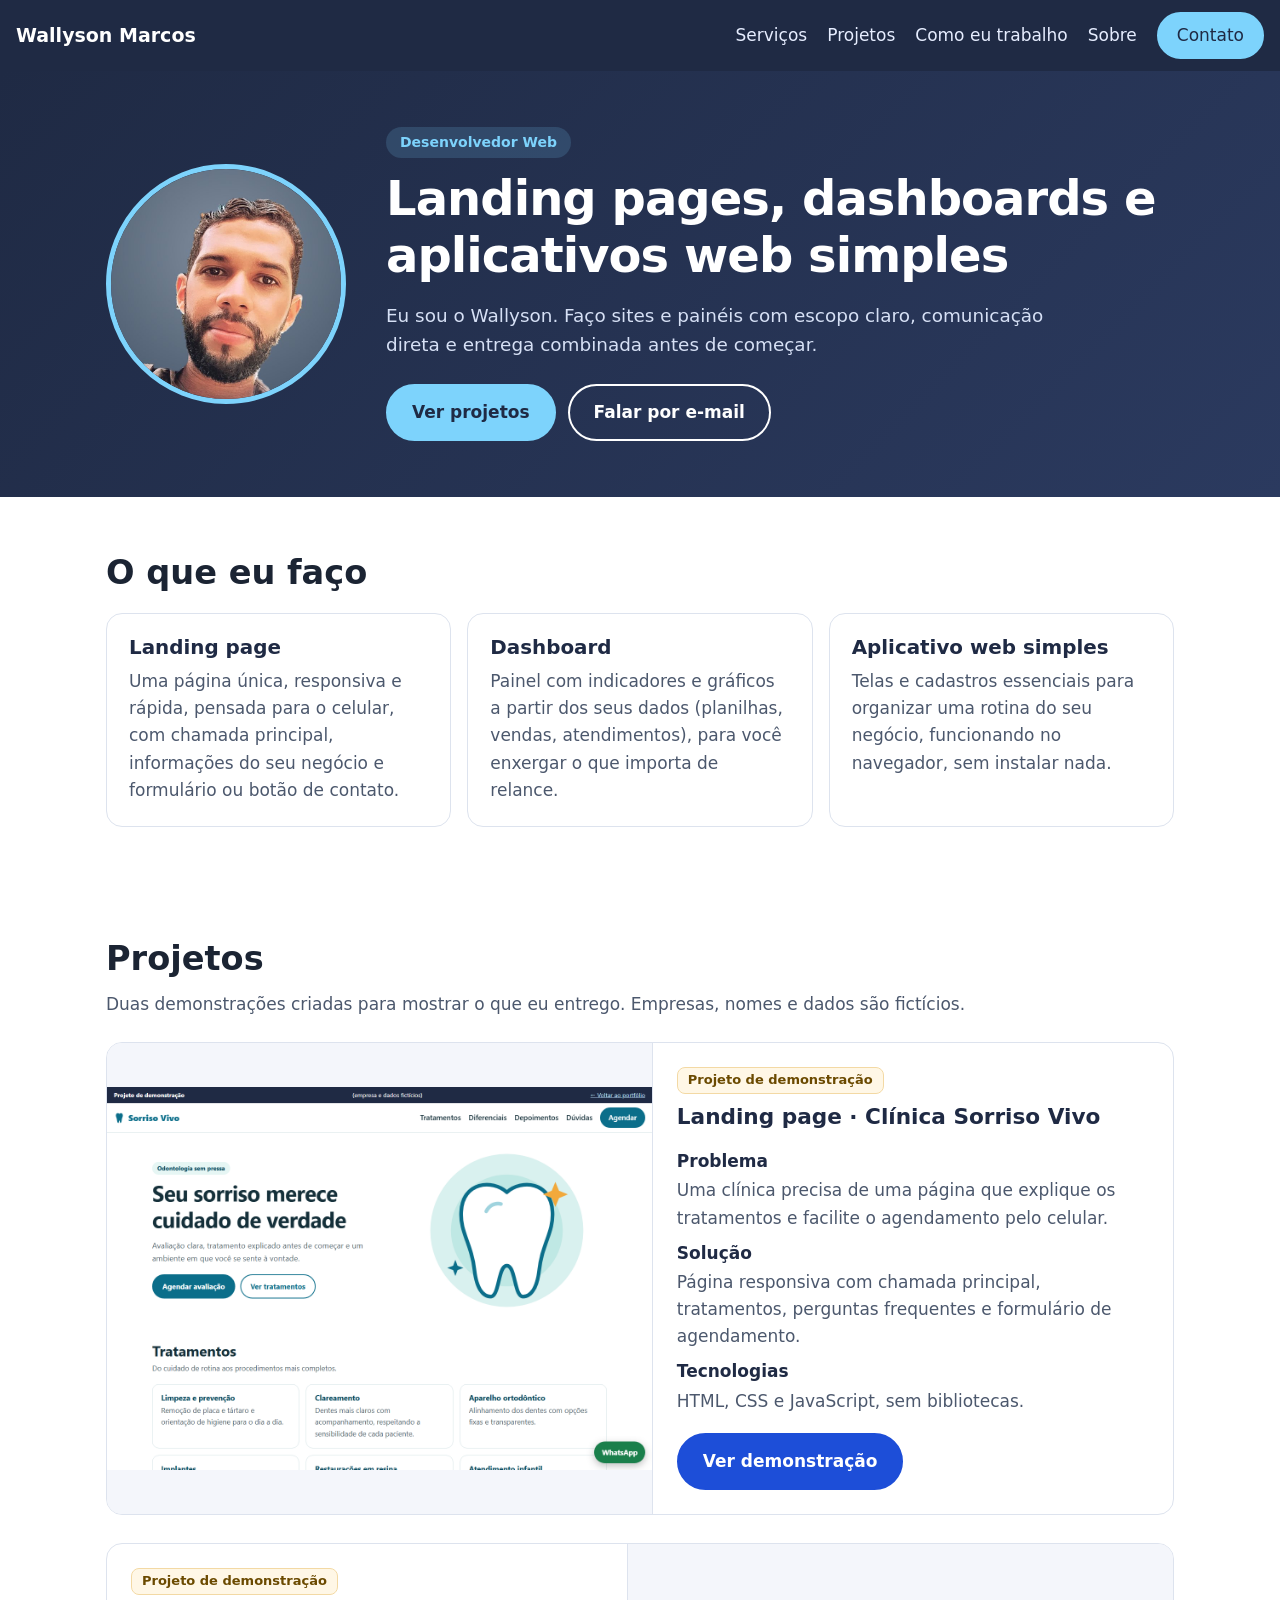
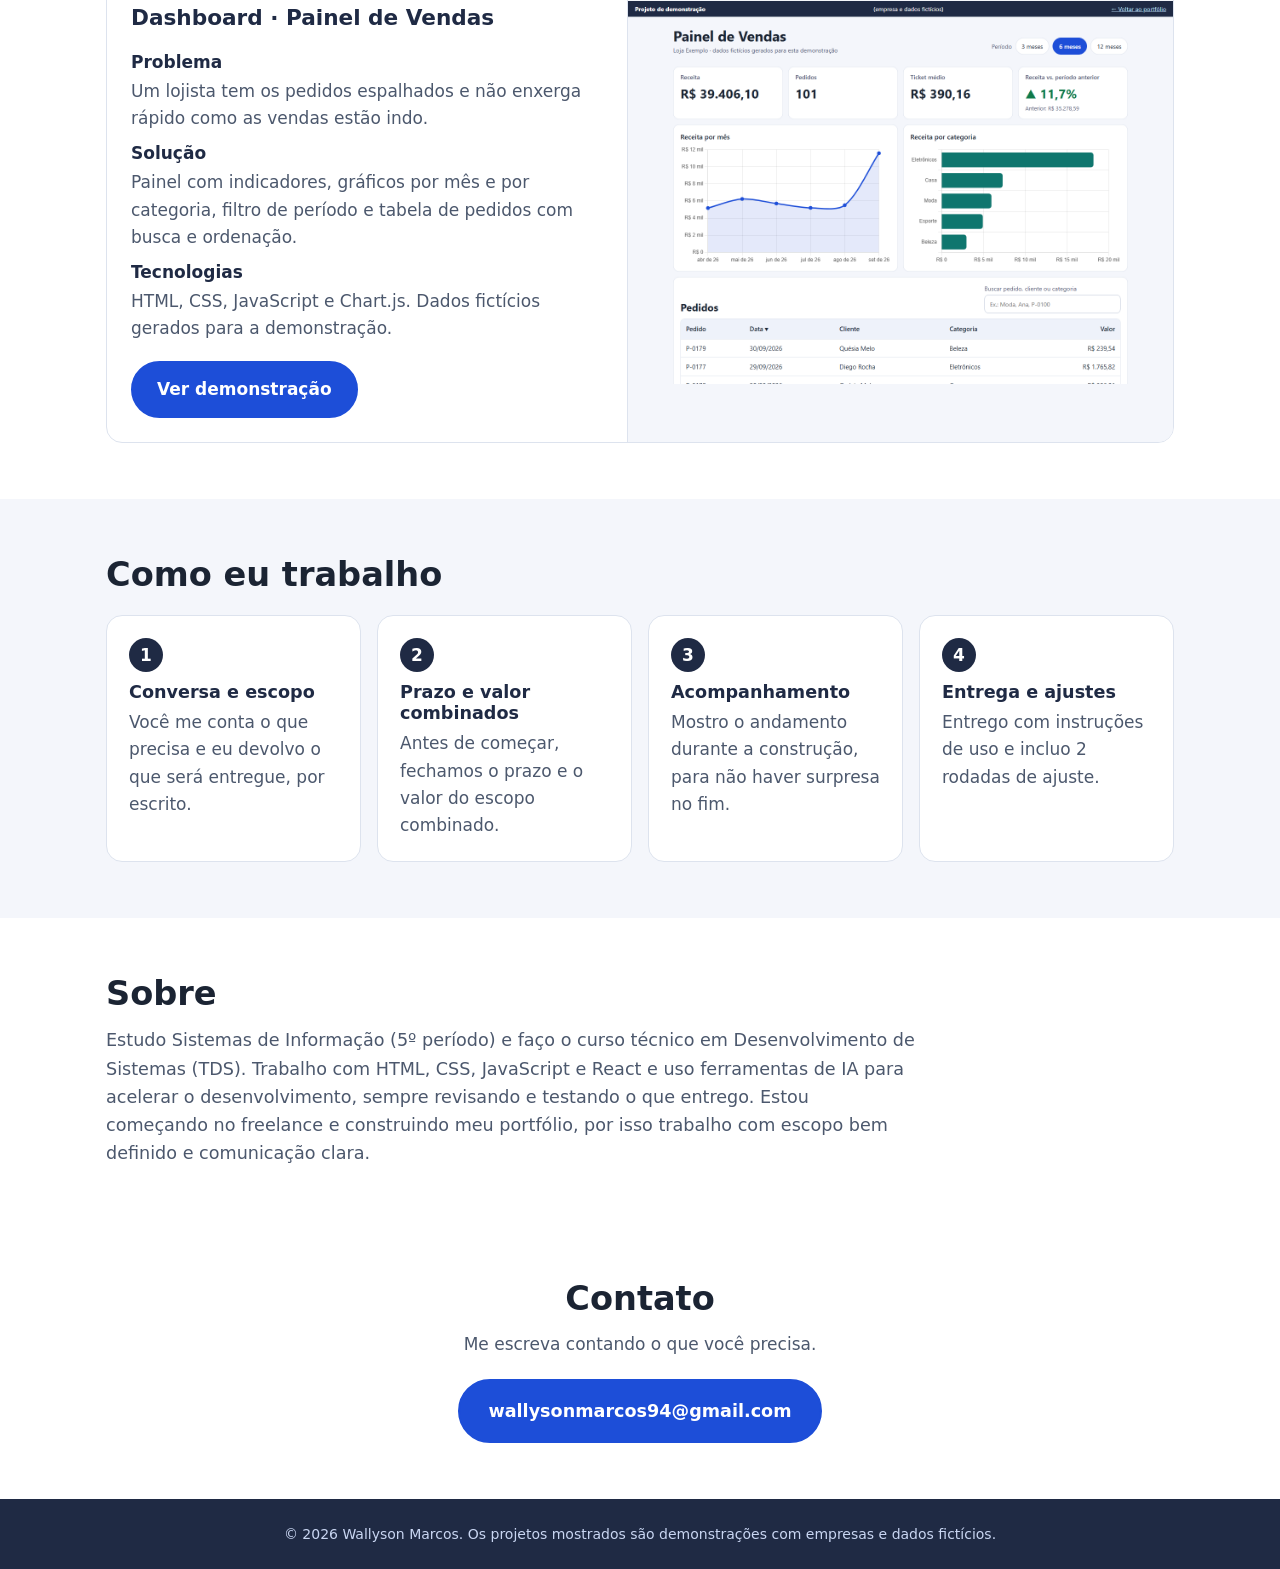
<file: index.html>
<!doctype html>
<html lang="pt-BR">
<head>
  <meta charset="utf-8">
  <meta name="viewport" content="width=device-width, initial-scale=1">
  <title>Wallyson Marcos · Desenvolvedor Web</title>
  <meta name="description" content="Portfólio de Wallyson Marcos: landing pages, dashboards e aplicativos web simples, com escopo claro e comunicação direta.">
  <meta name="theme-color" content="#1f2a44">
  <link rel="canonical" href="https://wallyson94.github.io/">
  <meta property="og:type" content="website">
  <meta property="og:locale" content="pt_BR">
  <meta property="og:title" content="Wallyson Marcos · Desenvolvedor Web">
  <meta property="og:description" content="Landing pages, dashboards e aplicativos web simples, com escopo claro e comunicação direta.">
  <meta property="og:url" content="https://wallyson94.github.io/">
  <meta property="og:image" content="https://wallyson94.github.io/assets/img/og.png">
  <meta name="twitter:card" content="summary_large_image">
  <link rel="icon" href="assets/img/favicon.svg" type="image/svg+xml">
  <link rel="stylesheet" href="assets/css/site.css">
</head>
<body>
  <a class="pular" href="#conteudo">Ir para o conteúdo</a>

  <header class="topo">
    <a class="marca" href="#inicio">Wallyson Marcos</a>
    <button class="menu-btn" type="button" aria-expanded="false" aria-controls="menu">Menu</button>
    <nav id="menu" class="menu" aria-label="Principal">
      <a href="#servicos">Serviços</a>
      <a href="#projetos">Projetos</a>
      <a href="#processo">Como eu trabalho</a>
      <a href="#sobre">Sobre</a>
      <a class="btn btn-pequeno" href="#contato">Contato</a>
    </nav>
  </header>

  <main id="conteudo">
    <section class="hero" id="inicio">
      <img class="foto" src="assets/img/wallyson.jpg" width="320" height="320" alt="Foto de Wallyson Marcos">
      <div class="hero-texto">
        <p class="selo">Desenvolvedor Web</p>
        <h1>Landing pages, dashboards e aplicativos web simples</h1>
        <p class="lead">Eu sou o Wallyson. Faço sites e painéis com escopo claro, comunicação direta e entrega combinada antes de começar.</p>
        <div class="acoes">
          <a class="btn" href="#projetos">Ver projetos</a>
          <a class="btn btn-claro" href="mailto:wallysonmarcos94@gmail.com">Falar por e-mail</a>
        </div>
      </div>
    </section>

    <section class="secao" id="servicos" aria-labelledby="t-serv">
      <h2 id="t-serv">O que eu faço</h2>
      <ul class="cards tres">
        <li class="card">
          <h3>Landing page</h3>
          <p>Uma página única, responsiva e rápida, pensada para o celular, com chamada principal, informações do seu negócio e formulário ou botão de contato.</p>
        </li>
        <li class="card">
          <h3>Dashboard</h3>
          <p>Painel com indicadores e gráficos a partir dos seus dados (planilhas, vendas, atendimentos), para você enxergar o que importa de relance.</p>
        </li>
        <li class="card">
          <h3>Aplicativo web simples</h3>
          <p>Telas e cadastros essenciais para organizar uma rotina do seu negócio, funcionando no navegador, sem instalar nada.</p>
        </li>
      </ul>
    </section>

    <section class="secao" id="projetos" aria-labelledby="t-proj">
      <h2 id="t-proj">Projetos</h2>
      <p class="intro">Duas demonstrações criadas para mostrar o que eu entrego. Empresas, nomes e dados são fictícios.</p>
      <div class="projetos">
        <article class="projeto">
          <a href="demos/clinica/" class="projeto-img" aria-label="Abrir a demonstração da landing page da clínica">
            <img src="capturas/clinica-desktop.png" width="1280" height="900" loading="lazy" alt="Captura da landing page da Clínica Sorriso Vivo, com título, botões de agendamento e ilustração de um dente">
          </a>
          <div class="projeto-corpo">
            <p class="etiqueta">Projeto de demonstração</p>
            <h3>Landing page · Clínica Sorriso Vivo</h3>
            <dl>
              <dt>Problema</dt>
              <dd>Uma clínica precisa de uma página que explique os tratamentos e facilite o agendamento pelo celular.</dd>
              <dt>Solução</dt>
              <dd>Página responsiva com chamada principal, tratamentos, perguntas frequentes e formulário de agendamento.</dd>
              <dt>Tecnologias</dt>
              <dd>HTML, CSS e JavaScript, sem bibliotecas.</dd>
            </dl>
            <a class="btn" href="demos/clinica/">Ver demonstração</a>
          </div>
        </article>

        <article class="projeto">
          <a href="demos/painel/" class="projeto-img" aria-label="Abrir a demonstração do dashboard de vendas">
            <img src="capturas/painel-desktop.png" width="1280" height="900" loading="lazy" alt="Captura do Painel de Vendas, com indicadores de receita e pedidos, gráfico de linha por mês e gráfico de barras por categoria">
          </a>
          <div class="projeto-corpo">
            <p class="etiqueta">Projeto de demonstração</p>
            <h3>Dashboard · Painel de Vendas</h3>
            <dl>
              <dt>Problema</dt>
              <dd>Um lojista tem os pedidos espalhados e não enxerga rápido como as vendas estão indo.</dd>
              <dt>Solução</dt>
              <dd>Painel com indicadores, gráficos por mês e por categoria, filtro de período e tabela de pedidos com busca e ordenação.</dd>
              <dt>Tecnologias</dt>
              <dd>HTML, CSS, JavaScript e Chart.js. Dados fictícios gerados para a demonstração.</dd>
            </dl>
            <a class="btn" href="demos/painel/">Ver demonstração</a>
          </div>
        </article>
      </div>
    </section>

    <section class="secao faixa-clara" id="processo" aria-labelledby="t-proc">
      <h2 id="t-proc">Como eu trabalho</h2>
      <ol class="passos">
        <li><h3>Conversa e escopo</h3><p>Você me conta o que precisa e eu devolvo o que será entregue, por escrito.</p></li>
        <li><h3>Prazo e valor combinados</h3><p>Antes de começar, fechamos o prazo e o valor do escopo combinado.</p></li>
        <li><h3>Acompanhamento</h3><p>Mostro o andamento durante a construção, para não haver surpresa no fim.</p></li>
        <li><h3>Entrega e ajustes</h3><p>Entrego com instruções de uso e incluo 2 rodadas de ajuste.</p></li>
      </ol>
    </section>

    <section class="secao" id="sobre" aria-labelledby="t-sobre">
      <h2 id="t-sobre">Sobre</h2>
      <p class="sobre">Estudo Sistemas de Informação (5º período) e faço o curso técnico em Desenvolvimento de Sistemas (TDS). Trabalho com HTML, CSS, JavaScript e React e uso ferramentas de IA para acelerar o desenvolvimento, sempre revisando e testando o que entrego. Estou começando no freelance e construindo meu portfólio, por isso trabalho com escopo bem definido e comunicação clara.</p>
    </section>

    <section class="secao contato" id="contato" aria-labelledby="t-cont">
      <h2 id="t-cont">Contato</h2>
      <p class="intro">Me escreva contando o que você precisa.</p>
      <a class="btn btn-grande" href="mailto:wallysonmarcos94@gmail.com">wallysonmarcos94@gmail.com</a>
    </section>
  </main>

  <footer class="rodape">
    <p>© 2026 Wallyson Marcos. Os projetos mostrados são demonstrações com empresas e dados fictícios.</p>
  </footer>

  <script src="assets/js/site.js"></script>
</body>
</html>
</file>
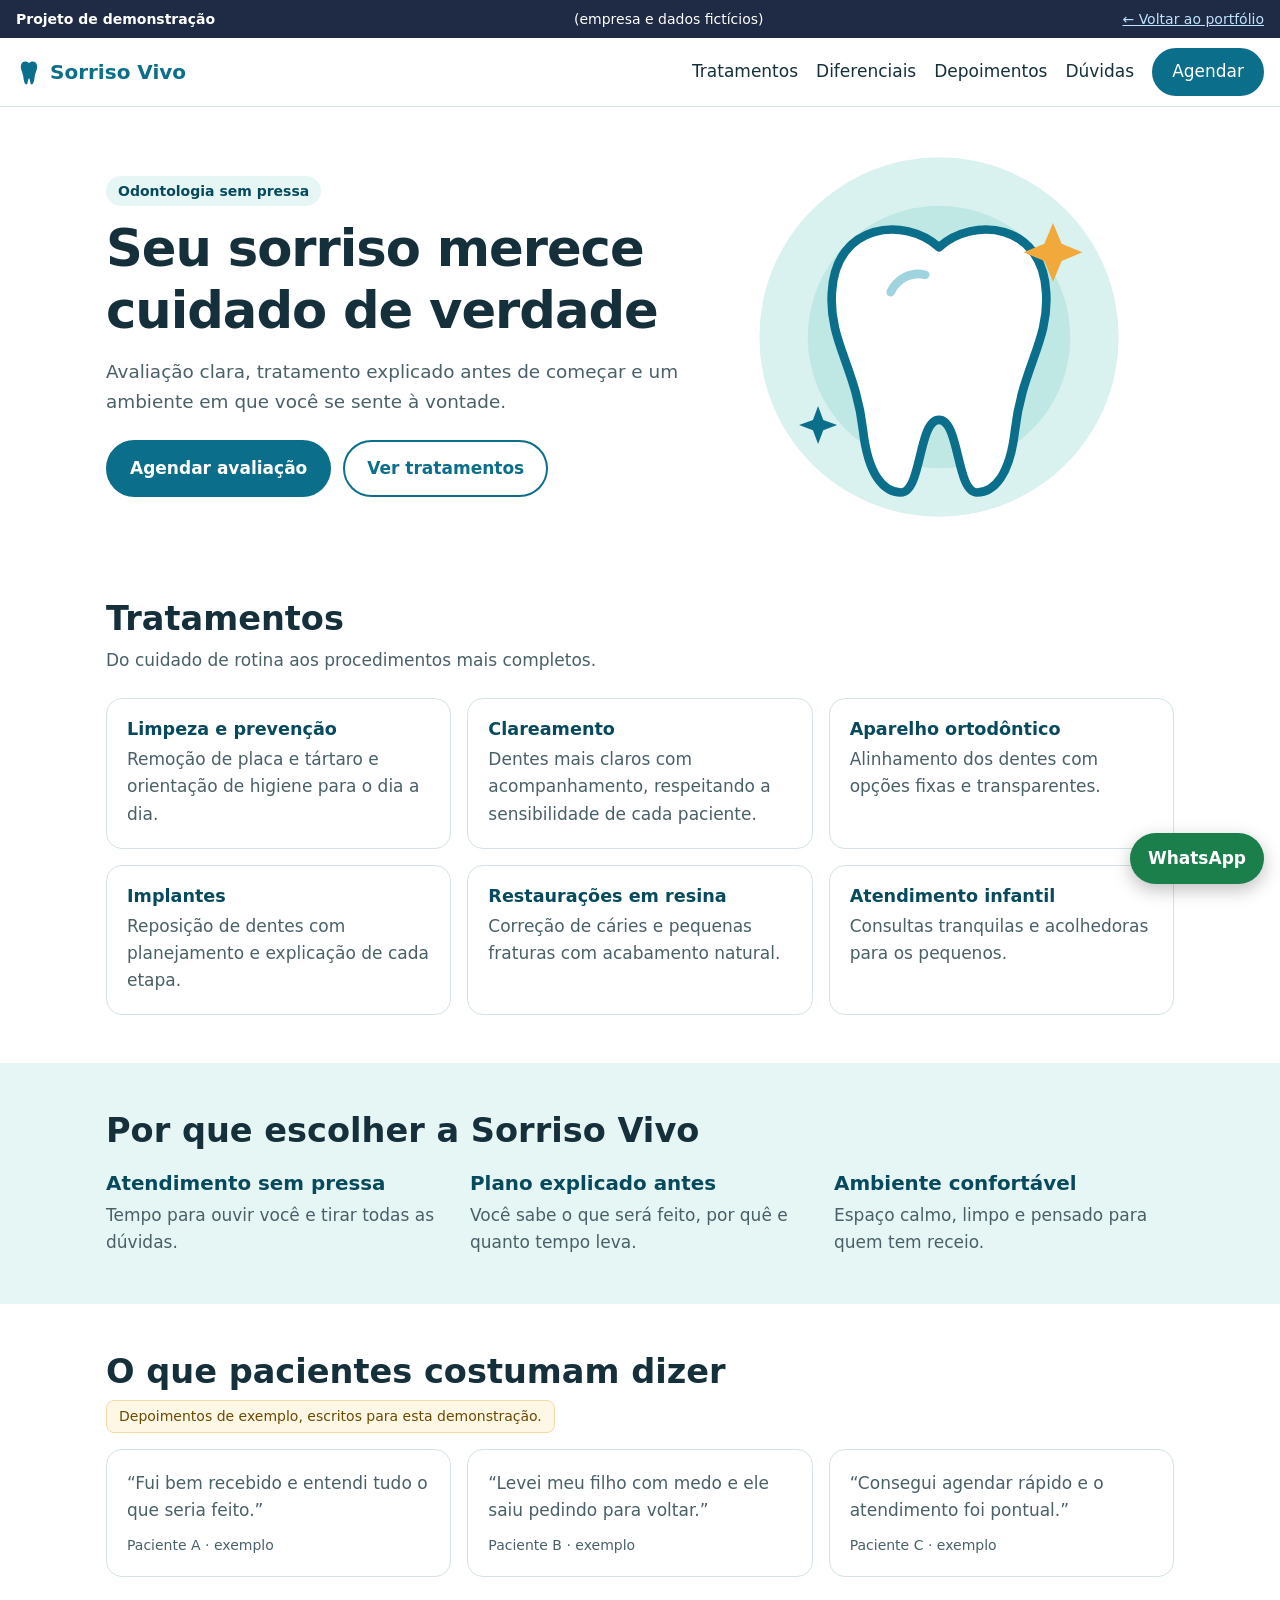
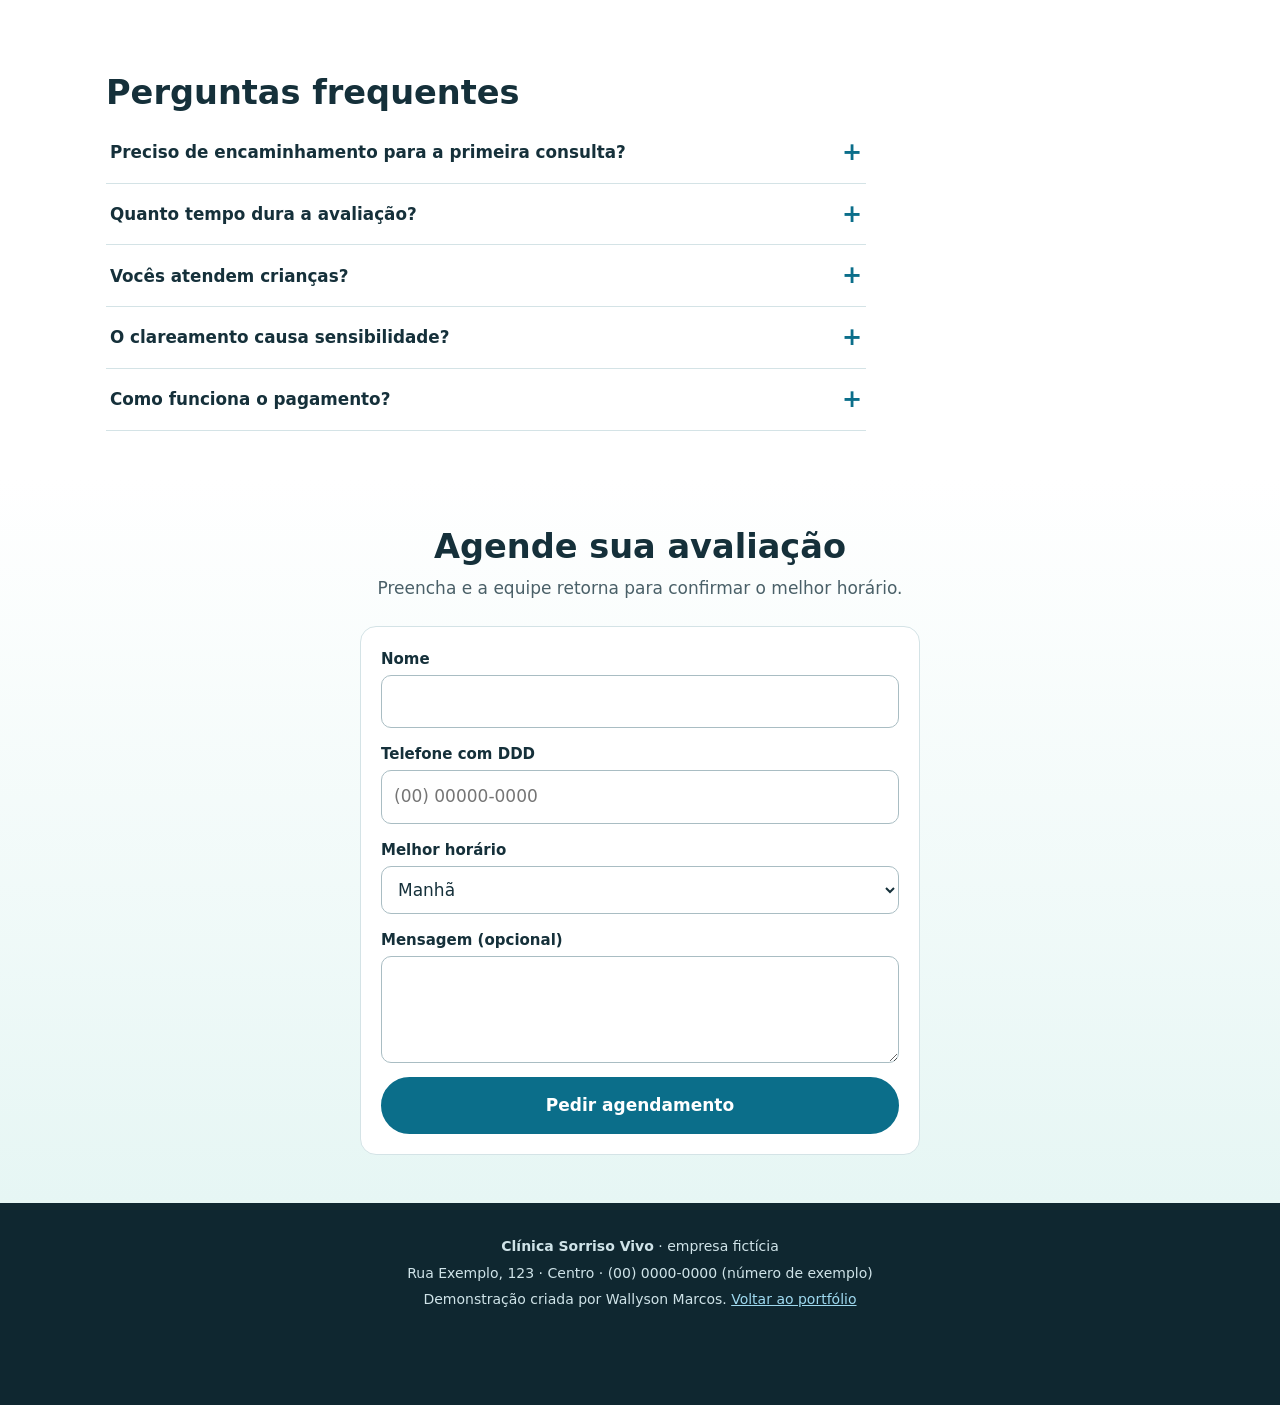
<file: demos/clinica/index.html>
<!doctype html>
<html lang="pt-BR">
<head>
  <meta charset="utf-8">
  <meta name="viewport" content="width=device-width, initial-scale=1">
  <title>Clínica Sorriso Vivo · Demonstração · Wallyson Marcos</title>
  <meta name="description" content="Demonstração de landing page para uma clínica odontológica fictícia: responsiva, com perguntas frequentes e formulário de agendamento de exemplo.">
  <link rel="icon" href="../../assets/img/favicon.svg" type="image/svg+xml">
  <link rel="stylesheet" href="styles.css">
</head>
<body>
  <div class="faixa-demo" role="note">
    <strong>Projeto de demonstração</strong> (empresa e dados fictícios)
    <a href="../../">← Voltar ao portfólio</a>
  </div>

  <header class="topo">
    <a class="marca" href="#inicio" aria-label="Clínica Sorriso Vivo, início">
      <svg viewBox="0 0 120 140" width="26" height="30" aria-hidden="true"><path d="M60 28C48 16 24 18 22 42c-2 18 10 30 12 54 2 22 8 32 14 32 8 0 6-28 12-28s4 28 12 28c6 0 12-10 14-32 2-24 14-36 12-54C96 18 72 16 60 28z" fill="currentColor"/></svg>
      Sorriso Vivo
    </a>
    <button class="menu-btn" type="button" aria-expanded="false" aria-controls="menu">Menu</button>
    <nav id="menu" class="menu" aria-label="Principal">
      <a href="#tratamentos">Tratamentos</a>
      <a href="#diferenciais">Diferenciais</a>
      <a href="#depoimentos">Depoimentos</a>
      <a href="#duvidas">Dúvidas</a>
      <a class="btn btn-pequeno" href="#agendar">Agendar</a>
    </nav>
  </header>

  <main>
    <section class="hero" id="inicio">
      <div class="hero-texto">
        <p class="selo">Odontologia sem pressa</p>
        <h1>Seu sorriso merece cuidado de verdade</h1>
        <p class="lead">Avaliação clara, tratamento explicado antes de começar e um ambiente em que você se sente à vontade.</p>
        <div class="acoes">
          <a class="btn" href="#agendar">Agendar avaliação</a>
          <a class="btn btn-claro" href="#tratamentos">Ver tratamentos</a>
        </div>
      </div>
      <div class="hero-arte" aria-hidden="true">
        <svg viewBox="0 0 220 220" role="presentation">
          <circle cx="110" cy="110" r="104" fill="#d9f1ef"/>
          <circle cx="110" cy="110" r="76" fill="#bfe8e4"/>
          <path d="M110 58C90 40 50 44 48 84c-2 28 14 44 18 80 3 26 12 36 22 36 12 0 10-42 22-42s10 42 22 42c10 0 19-10 22-36 4-36 20-52 18-80-2-40-42-44-62-26z" fill="#fff" stroke="#0b6e8a" stroke-width="5" stroke-linejoin="round"/>
          <path d="M82 84c4-8 12-12 20-10" fill="none" stroke="#9fd3de" stroke-width="5" stroke-linecap="round"/>
          <path d="M176 44l5 12 12 5-12 5-5 12-5-12-12-5 12-5z" fill="#f2a93b"/>
          <path d="M40 150l3 8 8 3-8 3-3 8-3-8-8-3 8-3z" fill="#0b6e8a"/>
        </svg>
      </div>
    </section>

    <section class="secao" id="tratamentos" aria-labelledby="t-trat">
      <h2 id="t-trat">Tratamentos</h2>
      <p class="intro">Do cuidado de rotina aos procedimentos mais completos.</p>
      <ul class="cards">
        <li class="card"><h3>Limpeza e prevenção</h3><p>Remoção de placa e tártaro e orientação de higiene para o dia a dia.</p></li>
        <li class="card"><h3>Clareamento</h3><p>Dentes mais claros com acompanhamento, respeitando a sensibilidade de cada paciente.</p></li>
        <li class="card"><h3>Aparelho ortodôntico</h3><p>Alinhamento dos dentes com opções fixas e transparentes.</p></li>
        <li class="card"><h3>Implantes</h3><p>Reposição de dentes com planejamento e explicação de cada etapa.</p></li>
        <li class="card"><h3>Restaurações em resina</h3><p>Correção de cáries e pequenas fraturas com acabamento natural.</p></li>
        <li class="card"><h3>Atendimento infantil</h3><p>Consultas tranquilas e acolhedoras para os pequenos.</p></li>
      </ul>
    </section>

    <section class="secao faixa-verde" id="diferenciais" aria-labelledby="t-dif">
      <h2 id="t-dif">Por que escolher a Sorriso Vivo</h2>
      <div class="tres">
        <div><h3>Atendimento sem pressa</h3><p>Tempo para ouvir você e tirar todas as dúvidas.</p></div>
        <div><h3>Plano explicado antes</h3><p>Você sabe o que será feito, por quê e quanto tempo leva.</p></div>
        <div><h3>Ambiente confortável</h3><p>Espaço calmo, limpo e pensado para quem tem receio.</p></div>
      </div>
    </section>

    <section class="secao" id="depoimentos" aria-labelledby="t-dep">
      <h2 id="t-dep">O que pacientes costumam dizer</h2>
      <p class="aviso-exemplo">Depoimentos de exemplo, escritos para esta demonstração.</p>
      <div class="cards">
        <blockquote class="card"><p>“Fui bem recebido e entendi tudo o que seria feito.”</p><footer>Paciente A · exemplo</footer></blockquote>
        <blockquote class="card"><p>“Levei meu filho com medo e ele saiu pedindo para voltar.”</p><footer>Paciente B · exemplo</footer></blockquote>
        <blockquote class="card"><p>“Consegui agendar rápido e o atendimento foi pontual.”</p><footer>Paciente C · exemplo</footer></blockquote>
      </div>
    </section>

    <section class="secao" id="duvidas" aria-labelledby="t-faq">
      <h2 id="t-faq">Perguntas frequentes</h2>
      <div class="faq">
        <div class="faq-item">
          <h3><button type="button" class="faq-btn" aria-expanded="false" aria-controls="r1" id="b1">Preciso de encaminhamento para a primeira consulta?</button></h3>
          <div class="faq-resp" id="r1" role="region" aria-labelledby="b1" hidden><p>Não. Você pode agendar uma avaliação direto, sem encaminhamento.</p></div>
        </div>
        <div class="faq-item">
          <h3><button type="button" class="faq-btn" aria-expanded="false" aria-controls="r2" id="b2">Quanto tempo dura a avaliação?</button></h3>
          <div class="faq-resp" id="r2" role="region" aria-labelledby="b2" hidden><p>Em média 40 minutos, com exame, conversa e explicação do plano de tratamento.</p></div>
        </div>
        <div class="faq-item">
          <h3><button type="button" class="faq-btn" aria-expanded="false" aria-controls="r3" id="b3">Vocês atendem crianças?</button></h3>
          <div class="faq-resp" id="r3" role="region" aria-labelledby="b3" hidden><p>Sim, com atendimento calmo e adaptado para os pequenos.</p></div>
        </div>
        <div class="faq-item">
          <h3><button type="button" class="faq-btn" aria-expanded="false" aria-controls="r4" id="b4">O clareamento causa sensibilidade?</button></h3>
          <div class="faq-resp" id="r4" role="region" aria-labelledby="b4" hidden><p>Pode causar uma sensibilidade passageira em algumas pessoas. Avaliamos o seu caso antes e orientamos o cuidado durante o tratamento.</p></div>
        </div>
        <div class="faq-item">
          <h3><button type="button" class="faq-btn" aria-expanded="false" aria-controls="r5" id="b5">Como funciona o pagamento?</button></h3>
          <div class="faq-resp" id="r5" role="region" aria-labelledby="b5" hidden><p>Os valores e as formas de pagamento são combinados depois da avaliação, quando o plano de tratamento está definido. (Texto de exemplo.)</p></div>
        </div>
      </div>
    </section>

    <section class="secao agendar" id="agendar" aria-labelledby="t-ag">
      <h2 id="t-ag">Agende sua avaliação</h2>
      <p class="intro">Preencha e a equipe retorna para confirmar o melhor horário.</p>
      <form id="form" novalidate>
        <div class="campo">
          <label for="nome">Nome</label>
          <input id="nome" name="nome" type="text" autocomplete="name" required>
          <p class="erro-campo" id="e-nome" hidden>Informe o seu nome.</p>
        </div>
        <div class="campo">
          <label for="tel">Telefone com DDD</label>
          <input id="tel" name="tel" type="tel" inputmode="tel" autocomplete="tel" required placeholder="(00) 00000-0000">
          <p class="erro-campo" id="e-tel" hidden>Informe um telefone com DDD.</p>
        </div>
        <div class="campo">
          <label for="horario">Melhor horário</label>
          <select id="horario" name="horario">
            <option>Manhã</option>
            <option>Tarde</option>
            <option>Noite</option>
          </select>
        </div>
        <div class="campo">
          <label for="msg">Mensagem (opcional)</label>
          <textarea id="msg" name="msg" rows="3"></textarea>
        </div>
        <button class="btn" type="submit">Pedir agendamento</button>
        <p id="resultado" role="status" class="resultado" hidden>Esta é uma demonstração: nada foi enviado.</p>
      </form>
    </section>
  </main>

  <footer class="rodape">
    <p><strong>Clínica Sorriso Vivo</strong> · empresa fictícia</p>
    <p>Rua Exemplo, 123 · Centro · (00) 0000-0000 (número de exemplo)</p>
    <p>Demonstração criada por Wallyson Marcos. <a href="../../">Voltar ao portfólio</a></p>
  </footer>

  <a class="whats" href="#agendar" aria-label="WhatsApp (número de exemplo, demonstração)">WhatsApp</a>

  <script src="script.js"></script>
</body>
</html>
</file>
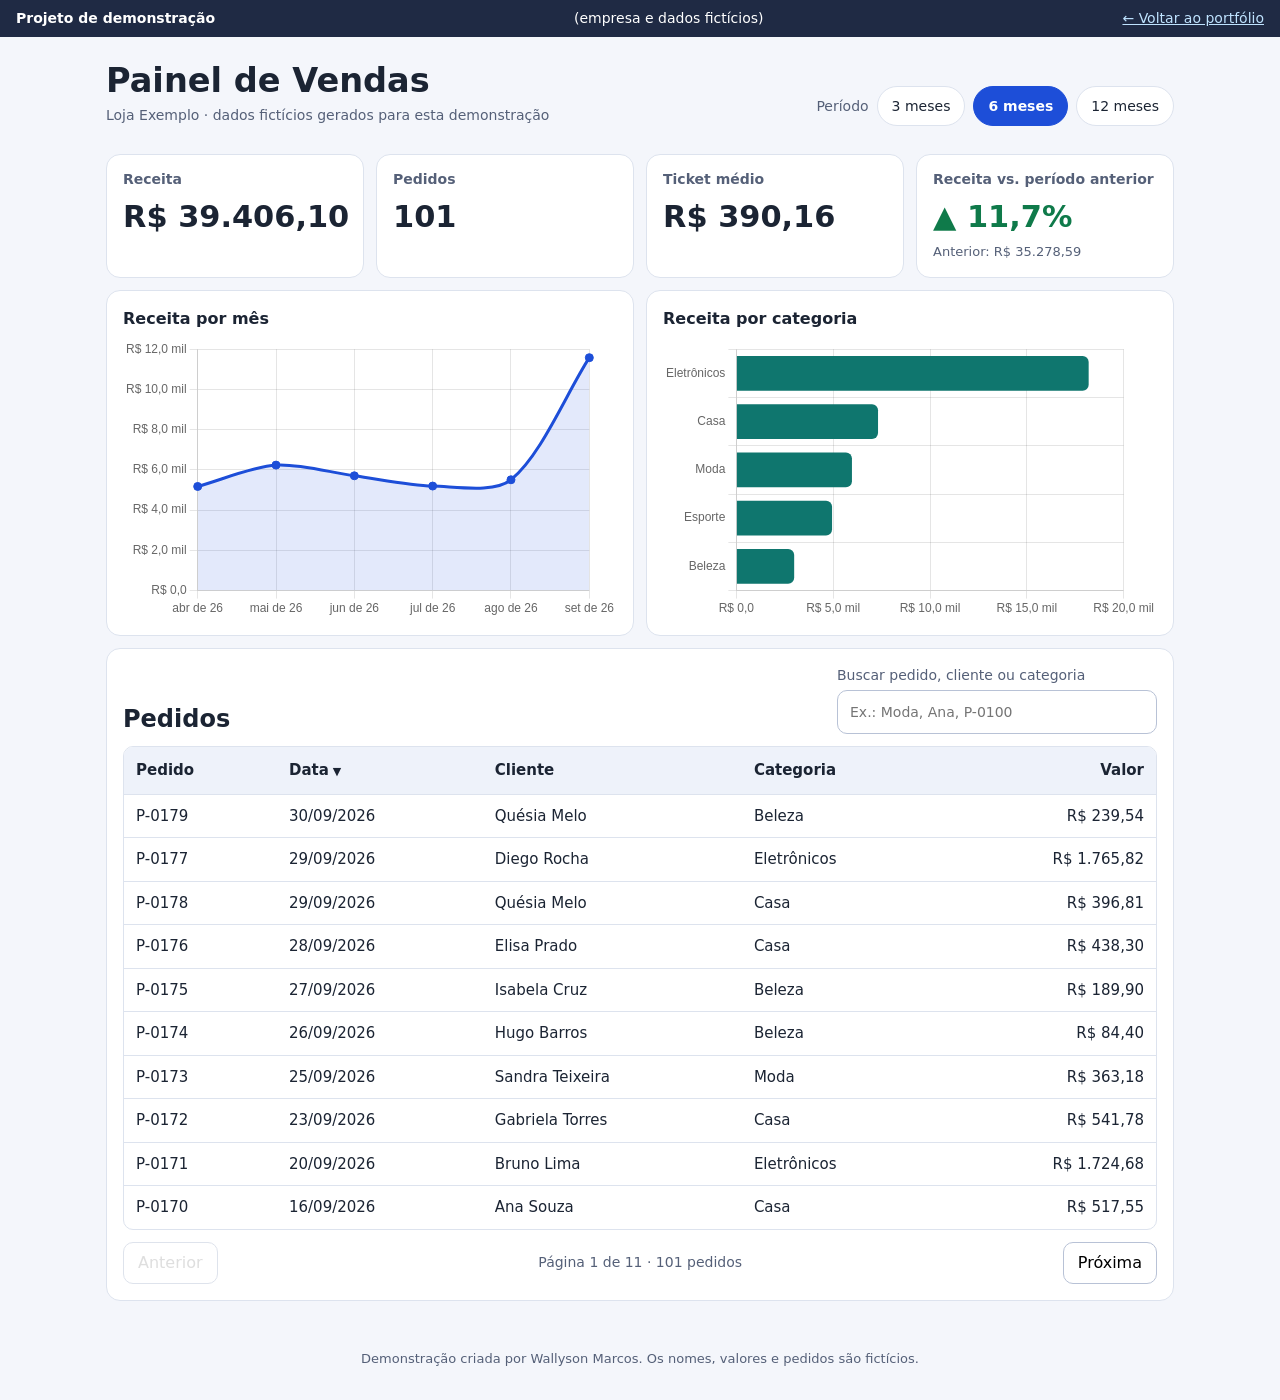
<file: demos/painel/index.html>
<!doctype html>
<html lang="pt-BR">
<head>
  <meta charset="utf-8">
  <meta name="viewport" content="width=device-width, initial-scale=1">
  <title>Painel de Vendas · Demonstração · Wallyson Marcos</title>
  <meta name="description" content="Demonstração de dashboard de vendas com indicadores, gráficos e tabela filtrável. Empresa e dados fictícios.">
  <link rel="icon" href="../../assets/img/favicon.svg" type="image/svg+xml">
  <link rel="stylesheet" href="styles.css">
</head>
<body>
  <div class="faixa-demo" role="note">
    <strong>Projeto de demonstração</strong> (empresa e dados fictícios)
    <a href="../../">← Voltar ao portfólio</a>
  </div>

  <header class="topo">
    <div>
      <h1>Painel de Vendas</h1>
      <p class="sub">Loja Exemplo · dados fictícios gerados para esta demonstração</p>
    </div>
    <div class="periodo" role="group" aria-label="Período analisado">
      <span class="periodo-rotulo" id="periodo-rotulo">Período</span>
      <button type="button" data-meses="3" aria-pressed="false">3 meses</button>
      <button type="button" data-meses="6" aria-pressed="true">6 meses</button>
      <button type="button" data-meses="12" aria-pressed="false">12 meses</button>
    </div>
  </header>

  <main id="conteudo">
    <p id="erro" role="alert" hidden></p>

    <section class="kpis" aria-label="Indicadores do período" id="kpis">
      <article class="kpi"><h2>Receita</h2><p class="valor" id="kpi-receita">—</p></article>
      <article class="kpi"><h2>Pedidos</h2><p class="valor" id="kpi-pedidos">—</p></article>
      <article class="kpi"><h2>Ticket médio</h2><p class="valor" id="kpi-ticket">—</p></article>
      <article class="kpi"><h2>Receita vs. período anterior</h2><p class="valor" id="kpi-delta">—</p><p class="nota" id="kpi-delta-nota"></p></article>
    </section>

    <section class="graficos" aria-label="Gráficos">
      <figure class="cartao">
        <figcaption>Receita por mês</figcaption>
        <div class="grafico-box"><canvas id="grafico-mes" role="img" aria-label="Gráfico de linha da receita por mês no período selecionado"></canvas></div>
        <table class="sr-only" id="resumo-mes"><caption>Receita por mês</caption><thead><tr><th>Mês</th><th>Receita</th></tr></thead><tbody></tbody></table>
      </figure>
      <figure class="cartao">
        <figcaption>Receita por categoria</figcaption>
        <div class="grafico-box"><canvas id="grafico-cat" role="img" aria-label="Gráfico de barras da receita por categoria no período selecionado"></canvas></div>
        <table class="sr-only" id="resumo-cat"><caption>Receita por categoria</caption><thead><tr><th>Categoria</th><th>Receita</th></tr></thead><tbody></tbody></table>
      </figure>
    </section>

    <section class="cartao" aria-labelledby="titulo-pedidos">
      <div class="tabela-topo">
        <h2 id="titulo-pedidos">Pedidos</h2>
        <label class="busca">Buscar pedido, cliente ou categoria
          <input type="search" id="busca" autocomplete="off" placeholder="Ex.: Moda, Ana, P-0100">
        </label>
      </div>
      <div class="tabela-wrap">
        <table id="tabela">
          <thead>
            <tr>
              <th scope="col" aria-sort="none"><button type="button" data-campo="id">Pedido</button></th>
              <th scope="col" aria-sort="descending"><button type="button" data-campo="data">Data</button></th>
              <th scope="col" aria-sort="none"><button type="button" data-campo="cliente">Cliente</button></th>
              <th scope="col" aria-sort="none"><button type="button" data-campo="categoria">Categoria</button></th>
              <th scope="col" aria-sort="none" class="num"><button type="button" data-campo="valor">Valor</button></th>
            </tr>
          </thead>
          <tbody></tbody>
        </table>
      </div>
      <div class="paginacao">
        <button type="button" id="anterior">Anterior</button>
        <span id="pagina-info" aria-live="polite"></span>
        <button type="button" id="proxima">Próxima</button>
      </div>
    </section>
  </main>

  <footer class="rodape">Demonstração criada por Wallyson Marcos. Os nomes, valores e pedidos são fictícios.</footer>

  <script>
    // Aberto direto do arquivo (file://) o navegador bloqueia os módulos JavaScript: avisa em vez de mostrar um painel vazio.
    if (location.protocol === 'file:') {
      var aviso = document.getElementById('erro')
      aviso.textContent = 'Esta demonstração precisa ser aberta pelo endereço publicado ou por um servidor local (node scripts/serve.mjs), e não direto do arquivo.'
      aviso.hidden = false
    }
  </script>
  <script src="vendor/chart.umd.min.js"></script>
  <script type="module" src="script.js"></script>
</body>
</html>
</file>
<file: assets/css/site.css>
:root {
  --marinho: #1f2a44;
  --marinho-2: #2b3a5f;
  --ciano: #7dd3fc;
  --azul: #1d4ed8;
  --texto: #1b2433;
  --suave: #4c586d;
  --borda: #dde3ee;
  --claro: #f4f6fb;
  --raio: 16px;
}
* { box-sizing: border-box; }
html { scroll-behavior: smooth; -webkit-text-size-adjust: 100%; scroll-padding-top: 76px; }
body { margin: 0; color: var(--texto); background: #fff; font: 17px/1.6 system-ui, -apple-system, "Segoe UI", Roboto, sans-serif; }
h1, h2, h3 { line-height: 1.2; margin: 0; }
img { max-width: 100%; height: auto; display: block; }
:focus-visible { outline: 3px solid #f59e0b; outline-offset: 3px; border-radius: 6px; }
a { color: var(--azul); }

.pular { position: absolute; left: 8px; top: -60px; background: #fff; color: var(--marinho); padding: 10px 14px; border-radius: 8px; z-index: 100; }
.pular:focus { top: 8px; }

.topo { position: sticky; top: 0; z-index: 20; background: var(--marinho); color: #fff; display: flex; align-items: center; justify-content: space-between; gap: 12px; padding: 12px 16px; flex-wrap: wrap; }
.marca { color: #fff; font-weight: 800; font-size: 19px; text-decoration: none; }
.menu-btn { display: none; border: 1px solid #4a5a80; background: transparent; color: #fff; border-radius: 10px; padding: 8px 14px; font: inherit; font-weight: 600; min-height: 44px; cursor: pointer; }
.menu { display: flex; align-items: center; gap: 20px; flex-wrap: wrap; }
.menu a { color: #e6edff; text-decoration: none; font-weight: 500; }
.menu a:hover { color: var(--ciano); }

.btn { display: inline-flex; align-items: center; justify-content: center; background: var(--azul); color: #fff; padding: 13px 24px; border-radius: 999px; font: inherit; font-weight: 700; border: 2px solid var(--azul); text-decoration: none; cursor: pointer; min-height: 48px; text-align: center; }
.btn:hover { background: #1e3a8a; border-color: #1e3a8a; }
.btn-claro { background: #fff; color: var(--azul); }
.btn-claro:hover { background: #eaf0ff; color: #1e3a8a; }
.btn-grande { font-size: 1.1rem; padding: 16px 28px; overflow-wrap: anywhere; }
.menu .btn-pequeno { padding: 8px 18px; min-height: 40px; background: var(--ciano); border-color: var(--ciano); color: var(--marinho); }
.menu .btn-pequeno:hover { background: #b8e8fd; border-color: #b8e8fd; color: var(--marinho); }

.hero { background: linear-gradient(135deg, var(--marinho), var(--marinho-2)); color: #fff; display: grid; grid-template-columns: auto 1fr; gap: 40px; align-items: center; padding: 56px max(16px, calc((100% - 1068px) / 2)); }
.foto { width: 240px; height: 240px; border-radius: 50%; object-fit: cover; border: 5px solid var(--ciano); }
.selo { display: inline-block; margin: 0 0 12px; background: rgba(125, 211, 252, .16); color: var(--ciano); padding: 4px 14px; border-radius: 999px; font-weight: 700; font-size: 14px; }
.hero h1 { font-size: clamp(1.9rem, 1.3rem + 2.8vw, 3rem); letter-spacing: -.02em; }
.lead { color: #d6e0f5; font-size: 1.15rem; margin: 16px 0 24px; max-width: 36em; }
.acoes { display: flex; flex-wrap: wrap; gap: 12px; }
.hero .btn { background: var(--ciano); border-color: var(--ciano); color: var(--marinho); }
.hero .btn:hover { background: #b8e8fd; border-color: #b8e8fd; }
.hero .btn-claro { background: transparent; color: #fff; border-color: #fff; }
.hero .btn-claro:hover { background: rgba(255,255,255,.12); color: #fff; }

.secao { max-width: 1100px; margin: 0 auto; padding: 56px 16px; }
.secao h2 { font-size: clamp(1.5rem, 1.2rem + 1.5vw, 2.1rem); margin-bottom: 12px; }
.intro { color: var(--suave); margin: 0 0 24px; }
.faixa-clara { max-width: none; background: var(--claro); }
.faixa-clara > * { max-width: 1068px; margin-left: auto; margin-right: auto; }

.cards { list-style: none; margin: 20px 0 0; padding: 0; display: grid; gap: 16px; }
.cards.tres { grid-template-columns: repeat(auto-fit, minmax(260px, 1fr)); }
.card { background: #fff; border: 1px solid var(--borda); border-radius: var(--raio); padding: 22px; }
.card h3 { margin-bottom: 8px; color: var(--marinho); }
.card p { margin: 0; color: var(--suave); }

.projetos { display: grid; gap: 28px; }
.projeto { display: grid; grid-template-columns: 1.1fr 1fr; gap: 24px; background: #fff; border: 1px solid var(--borda); border-radius: var(--raio); overflow: hidden; align-items: stretch; }
.projeto:nth-child(even) { grid-template-columns: 1fr 1.1fr; }
.projeto:nth-child(even) .projeto-img { order: 2; }
.projeto-img { display: block; background: var(--claro); border-right: 1px solid var(--borda); }
.projeto:nth-child(even) .projeto-img { border-right: 0; border-left: 1px solid var(--borda); }
.projeto-img img { width: 100%; height: 100%; object-fit: contain; object-position: center; }
.projeto-corpo { padding: 24px 24px 24px 0; display: flex; flex-direction: column; gap: 10px; }
.projeto:nth-child(even) .projeto-corpo { padding: 24px 0 24px 24px; }
.projeto-corpo h3 { font-size: 1.35rem; color: var(--marinho); }
.etiqueta { align-self: flex-start; margin: 0; background: #fff7e6; border: 1px solid #f3d9a4; color: #6b4a00; padding: 2px 10px; border-radius: 8px; font-size: 13px; font-weight: 600; }
dl { margin: 0; }
dt { font-weight: 700; margin-top: 8px; color: var(--marinho); }
dd { margin: 2px 0 0; color: var(--suave); }
.projeto-corpo .btn { align-self: flex-start; margin-top: 8px; }

.passos { list-style: none; margin: 20px auto 0; padding: 0; display: grid; grid-template-columns: repeat(auto-fit, minmax(220px, 1fr)); gap: 16px; counter-reset: passo; }
.passos li { counter-increment: passo; background: #fff; border: 1px solid var(--borda); border-radius: var(--raio); padding: 22px; }
.passos li::before { content: counter(passo); display: inline-flex; align-items: center; justify-content: center; width: 34px; height: 34px; border-radius: 50%; background: var(--marinho); color: #fff; font-weight: 700; margin-bottom: 10px; }
.passos h3 { margin-bottom: 6px; color: var(--marinho); font-size: 1.1rem; }
.passos p { margin: 0; color: var(--suave); }

.sobre { max-width: 46em; color: var(--suave); font-size: 1.1rem; margin: 0; }
.contato { text-align: center; }
.contato .intro { margin-bottom: 20px; }

.rodape { background: var(--marinho); color: #c9d6f2; text-align: center; padding: 24px 16px; font-size: 14px; }
.rodape p { margin: 0; }

@media (max-width: 820px) {
  .hero { grid-template-columns: 1fr; text-align: center; justify-items: center; padding-top: 36px; }
  .foto { width: 180px; height: 180px; }
  .acoes { justify-content: center; }
  .lead { margin-left: auto; margin-right: auto; }
  .projeto, .projeto:nth-child(even) { grid-template-columns: 1fr; gap: 0; }
  .projeto:nth-child(even) .projeto-img { order: 0; }
  .projeto-img, .projeto:nth-child(even) .projeto-img { border: 0; border-bottom: 1px solid var(--borda); max-height: 240px; overflow: hidden; }
  .projeto-corpo, .projeto:nth-child(even) .projeto-corpo { padding: 20px; }
  .menu-btn { display: inline-block; }
  .menu { display: none; width: 100%; flex-direction: column; align-items: stretch; gap: 4px; padding: 8px 0 4px; }
  .menu.aberto { display: flex; }
  .menu a { padding: 10px 4px; }
  .menu .btn-pequeno { text-align: center; }
}
@media (prefers-reduced-motion: reduce) {
  html { scroll-behavior: auto; }
  * { animation: none !important; transition: none !important; }
}
</file>
<file: demos/clinica/styles.css>
:root {
  --azul: #0b6e8a;
  --azul-escuro: #07495d;
  --menta: #e6f6f4;
  --texto: #15303a;
  --suave: #4a6068;
  --borda: #d4e3e6;
  --ouro: #f2a93b;
  --faixa: #1f2a44;
  --raio: 16px;
}
* { box-sizing: border-box; }
html { scroll-behavior: smooth; -webkit-text-size-adjust: 100%; }
body { margin: 0; color: var(--texto); background: #fff; font: 17px/1.6 system-ui, -apple-system, "Segoe UI", Roboto, sans-serif; }
h1, h2, h3 { line-height: 1.2; margin: 0; }
img, svg { max-width: 100%; }
:focus-visible { outline: 3px solid #f59e0b; outline-offset: 3px; border-radius: 6px; }
a { color: var(--azul); }

.faixa-demo { background: var(--faixa); color: #fff; padding: 8px 16px; display: flex; flex-wrap: wrap; gap: 4px 16px; justify-content: space-between; font-size: 14px; }
.faixa-demo a { color: #bfe3ff; }

.topo { position: sticky; top: 0; z-index: 20; background: rgba(255,255,255,.96); backdrop-filter: blur(6px); border-bottom: 1px solid var(--borda); display: flex; align-items: center; justify-content: space-between; gap: 12px; padding: 10px 16px; flex-wrap: wrap; }
.marca { display: inline-flex; align-items: center; gap: 8px; font-weight: 800; font-size: 20px; color: var(--azul); text-decoration: none; }
.menu-btn { display: none; border: 1px solid var(--borda); background: #fff; border-radius: 10px; padding: 8px 14px; font: inherit; font-weight: 600; min-height: 44px; cursor: pointer; }
.menu { display: flex; align-items: center; gap: 18px; flex-wrap: wrap; }
.menu a { text-decoration: none; color: var(--texto); font-weight: 500; }
.menu a:hover { color: var(--azul); }

.btn { display: inline-flex; align-items: center; justify-content: center; background: var(--azul); color: #fff; padding: 13px 22px; border-radius: 999px; font: inherit; font-weight: 700; border: 2px solid var(--azul); text-decoration: none; cursor: pointer; min-height: 48px; }
.btn:hover { background: var(--azul-escuro); border-color: var(--azul-escuro); }
.btn-claro { background: #fff; color: var(--azul); }
.btn-claro:hover { background: var(--menta); color: var(--azul-escuro); }
.menu .btn-pequeno { padding: 8px 18px; min-height: 40px; color: #fff; }

.hero { max-width: 1100px; margin: 0 auto; padding: 40px 16px 24px; display: grid; gap: 24px; grid-template-columns: 1.1fr .9fr; align-items: center; }
.selo { display: inline-block; margin: 0 0 12px; background: var(--menta); color: var(--azul-escuro); padding: 4px 12px; border-radius: 999px; font-weight: 700; font-size: 14px; }
.hero h1 { font-size: clamp(2rem, 1.4rem + 3vw, 3.2rem); letter-spacing: -.02em; }
.lead { font-size: 1.15rem; color: var(--suave); margin: 16px 0 24px; max-width: 34em; }
.acoes { display: flex; flex-wrap: wrap; gap: 12px; }
.hero-arte svg { width: 100%; max-width: 380px; display: block; margin: 0 auto; }

.secao { max-width: 1100px; margin: 0 auto; padding: 48px 16px; }
.secao h2 { font-size: clamp(1.5rem, 1.2rem + 1.5vw, 2.1rem); margin-bottom: 8px; }
.intro { color: var(--suave); margin: 0 0 24px; }
.faixa-verde { max-width: none; background: var(--menta); }
.faixa-verde > * { max-width: 1068px; margin-left: auto; margin-right: auto; }
.tres { display: grid; grid-template-columns: repeat(auto-fit, minmax(240px, 1fr)); gap: 24px; margin-top: 20px; }
.tres h3 { color: var(--azul-escuro); margin-bottom: 6px; }
.tres p { margin: 0; color: var(--suave); }

.cards { list-style: none; margin: 0; padding: 0; display: grid; grid-template-columns: repeat(auto-fit, minmax(240px, 1fr)); gap: 16px; }
#tratamentos .cards { grid-template-columns: repeat(auto-fit, minmax(290px, 1fr)); }
.card { background: #fff; border: 1px solid var(--borda); border-radius: var(--raio); padding: 20px; margin: 0; }
.card h3 { color: var(--azul-escuro); margin-bottom: 6px; font-size: 1.1rem; }
.card p { margin: 0; color: var(--suave); }
blockquote.card footer { margin-top: 10px; font-size: 14px; color: var(--suave); }
.aviso-exemplo { display: inline-block; background: #fff7e6; border: 1px solid #f3d9a4; color: #6b4a00; padding: 4px 12px; border-radius: 8px; font-size: 14px; margin: 0 0 16px; }

.faq { max-width: 760px; }
.faq-item { border-bottom: 1px solid var(--borda); }
.faq-item h3 { font-size: 1rem; }
.faq-btn { all: unset; box-sizing: border-box; display: flex; justify-content: space-between; align-items: center; gap: 16px; width: 100%; padding: 16px 4px; cursor: pointer; font-weight: 600; font-size: 1.05rem; }
.faq-btn::after { content: "+"; font-size: 1.5rem; color: var(--azul); flex: none; }
.faq-btn[aria-expanded="true"]::after { content: "–"; }
.faq-btn:focus-visible { outline: 3px solid #f59e0b; outline-offset: 2px; border-radius: 6px; }
.faq-resp { padding: 0 4px 16px; color: var(--suave); }
.faq-resp p { margin: 0; }

.agendar { background: linear-gradient(180deg, #fff, var(--menta)); max-width: none; }
.agendar > * { max-width: 560px; margin-left: auto; margin-right: auto; }
.agendar h2, .agendar .intro { text-align: center; }
form { background: #fff; border: 1px solid var(--borda); border-radius: var(--raio); padding: 20px; display: grid; gap: 14px; }
.campo { display: grid; gap: 4px; }
label { font-weight: 600; font-size: 15px; }
input, select, textarea { font: inherit; padding: 12px; border: 1px solid #a9bdc3; border-radius: 10px; background: #fff; color: var(--texto); min-height: 48px; width: 100%; }
input:invalid.tocado, select:invalid.tocado { border-color: #b42318; }
.erro-campo { margin: 0; color: #b42318; font-size: 14px; }
.resultado { margin: 0; background: var(--menta); border: 1px solid #b9e1db; border-radius: 10px; padding: 12px; font-weight: 600; color: var(--azul-escuro); }

.rodape { background: #0f2730; color: #cfe3e8; text-align: center; padding: 28px 16px 90px; font-size: 14px; }
.rodape p { margin: 4px 0; }
.rodape a { color: #9fd9ef; }

.whats { position: fixed; right: 16px; bottom: 16px; background: #1a7f4b; color: #fff; padding: 12px 18px; border-radius: 999px; font-weight: 700; text-decoration: none; box-shadow: 0 6px 18px rgba(0,0,0,.25); z-index: 30; min-height: 48px; display: inline-flex; align-items: center; }
.whats:hover { background: #136339; }

@media (max-width: 820px) {
  .hero { grid-template-columns: 1fr; padding-top: 24px; }
  .hero-arte { order: -1; }
  .hero-arte svg { max-width: 220px; }
  .menu-btn { display: inline-block; }
  .menu { display: none; width: 100%; flex-direction: column; align-items: stretch; gap: 4px; padding: 8px 0 4px; }
  .menu.aberto { display: flex; }
  .menu a { padding: 10px 4px; }
  .menu .btn-pequeno { text-align: center; }
}
@media (prefers-reduced-motion: reduce) {
  html { scroll-behavior: auto; }
  * { animation: none !important; transition: none !important; }
}
</file>
<file: demos/painel/styles.css>
:root {
  --fundo: #f4f6fb;
  --cartao: #ffffff;
  --texto: #1b2433;
  --suave: #556078;
  --borda: #dde3ee;
  --primaria: #1d4ed8;
  --primaria-escura: #1e3a8a;
  --verde: #0f7a4a;
  --vermelho: #b42318;
  --faixa: #1f2a44;
  --raio: 14px;
}
* { box-sizing: border-box; }
html { -webkit-text-size-adjust: 100%; }
body { margin: 0; background: var(--fundo); color: var(--texto); font: 16px/1.5 system-ui, -apple-system, "Segoe UI", Roboto, sans-serif; }
h1, h2 { margin: 0; line-height: 1.2; }
:focus-visible { outline: 3px solid #f59e0b; outline-offset: 2px; border-radius: 4px; }

.faixa-demo { background: var(--faixa); color: #fff; padding: 8px 16px; display: flex; flex-wrap: wrap; gap: 4px 16px; justify-content: space-between; font-size: 14px; position: sticky; top: 0; z-index: 10; }
.faixa-demo a { color: #bfe3ff; }

.topo { max-width: 1100px; margin: 0 auto; padding: 24px 16px 8px; display: flex; flex-wrap: wrap; gap: 16px; align-items: flex-end; justify-content: space-between; }
.topo h1 { font-size: clamp(1.5rem, 1.2rem + 1.5vw, 2.1rem); }
.sub { margin: 4px 0 0; color: var(--suave); font-size: 14px; }

.periodo { display: flex; flex-wrap: wrap; gap: 8px; align-items: center; }
.periodo-rotulo { color: var(--suave); font-size: 14px; }
.periodo button { border: 1px solid var(--borda); background: var(--cartao); color: var(--texto); padding: 8px 14px; border-radius: 999px; font: inherit; font-size: 14px; cursor: pointer; min-height: 40px; }
.periodo button[aria-pressed="true"] { background: var(--primaria); border-color: var(--primaria); color: #fff; font-weight: 600; }

main { max-width: 1100px; margin: 0 auto; padding: 8px 16px 32px; }
#erro { background: #fef3f2; border: 1px solid #fecdca; color: #7a271a; padding: 16px; border-radius: var(--raio); }

.kpis { display: grid; grid-template-columns: repeat(auto-fit, minmax(210px, 1fr)); gap: 12px; margin: 12px 0; }
.kpi, .cartao { background: var(--cartao); border: 1px solid var(--borda); border-radius: var(--raio); padding: 16px; }
.kpi h2 { font-size: 14px; font-weight: 600; color: var(--suave); }
.kpi .valor { margin: 6px 0 0; font-size: clamp(1.4rem, 1.1rem + 1.2vw, 1.9rem); font-weight: 700; }
.kpi .nota { margin: 2px 0 0; color: var(--suave); font-size: 13px; min-height: 1.2em; }
.sobe { color: var(--verde); }
.desce { color: var(--vermelho); }

.graficos { display: grid; grid-template-columns: repeat(auto-fit, minmax(300px, 1fr)); gap: 12px; margin: 12px 0; }
figure { margin: 0; }
figcaption { font-weight: 600; margin-bottom: 8px; }
.grafico-box { position: relative; height: 280px; }

.cartao > .tabela-topo { display: flex; flex-wrap: wrap; gap: 12px; align-items: end; justify-content: space-between; margin-bottom: 12px; }
.busca { display: flex; flex-direction: column; gap: 4px; font-size: 14px; color: var(--suave); width: min(100%, 320px); }
.busca input { font: inherit; padding: 10px 12px; border: 1px solid #b8c2d6; border-radius: 10px; color: var(--texto); background: #fff; min-height: 44px; }

.tabela-wrap { overflow-x: auto; border: 1px solid var(--borda); border-radius: 10px; }
table { border-collapse: collapse; width: 100%; min-width: 560px; font-size: 15px; }
th, td { padding: 10px 12px; text-align: left; border-bottom: 1px solid var(--borda); white-space: nowrap; }
th { background: #eef2fa; font-weight: 600; }
th button { all: unset; cursor: pointer; font-weight: 600; padding: 2px 0; }
th button:focus-visible { outline: 3px solid #f59e0b; outline-offset: 2px; }
th[aria-sort="ascending"] button::after { content: " ▲"; font-size: 11px; }
th[aria-sort="descending"] button::after { content: " ▼"; font-size: 11px; }
.num { text-align: right; }
tbody tr:last-child td { border-bottom: 0; }
td.vazio { text-align: center; color: var(--suave); padding: 24px; white-space: normal; }

.paginacao { display: flex; align-items: center; justify-content: space-between; gap: 12px; margin-top: 12px; }
.paginacao button { border: 1px solid #b8c2d6; background: #fff; border-radius: 10px; padding: 8px 14px; font: inherit; cursor: pointer; min-height: 40px; }
.paginacao button:disabled { opacity: .45; cursor: not-allowed; }
#pagina-info { color: var(--suave); font-size: 14px; }

.rodape { text-align: center; color: var(--suave); font-size: 13px; padding: 16px 16px 32px; }

.sr-only { position: absolute !important; width: 1px; min-width: 0 !important; height: 1px; padding: 0; margin: -1px; overflow: hidden; clip: rect(0, 0, 0, 0); white-space: nowrap; border: 0; }

@media (max-width: 700px) {
  .topo { padding-top: 16px; }
  .grafico-box { height: 240px; }
  .paginacao { flex-wrap: wrap; }
}
@media (prefers-reduced-motion: reduce) {
  * { animation: none !important; transition: none !important; scroll-behavior: auto !important; }
}
</file>
